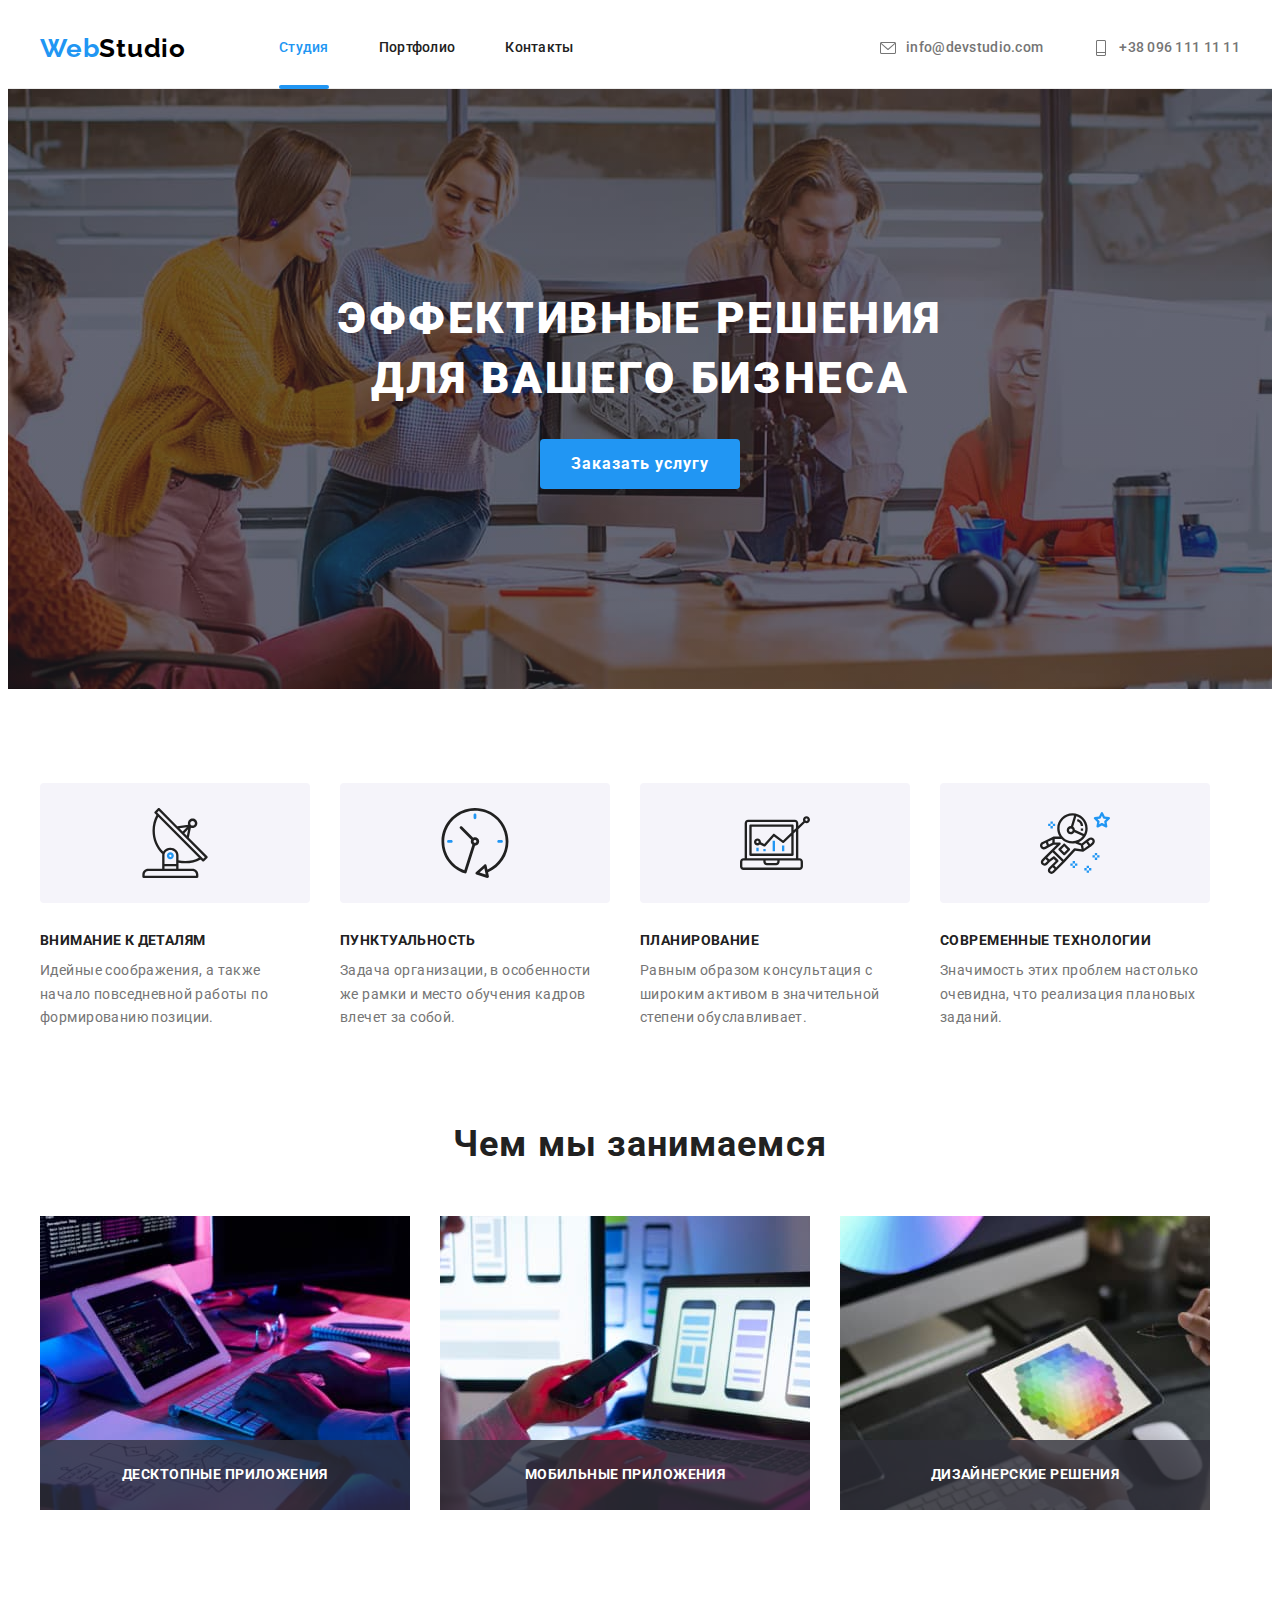
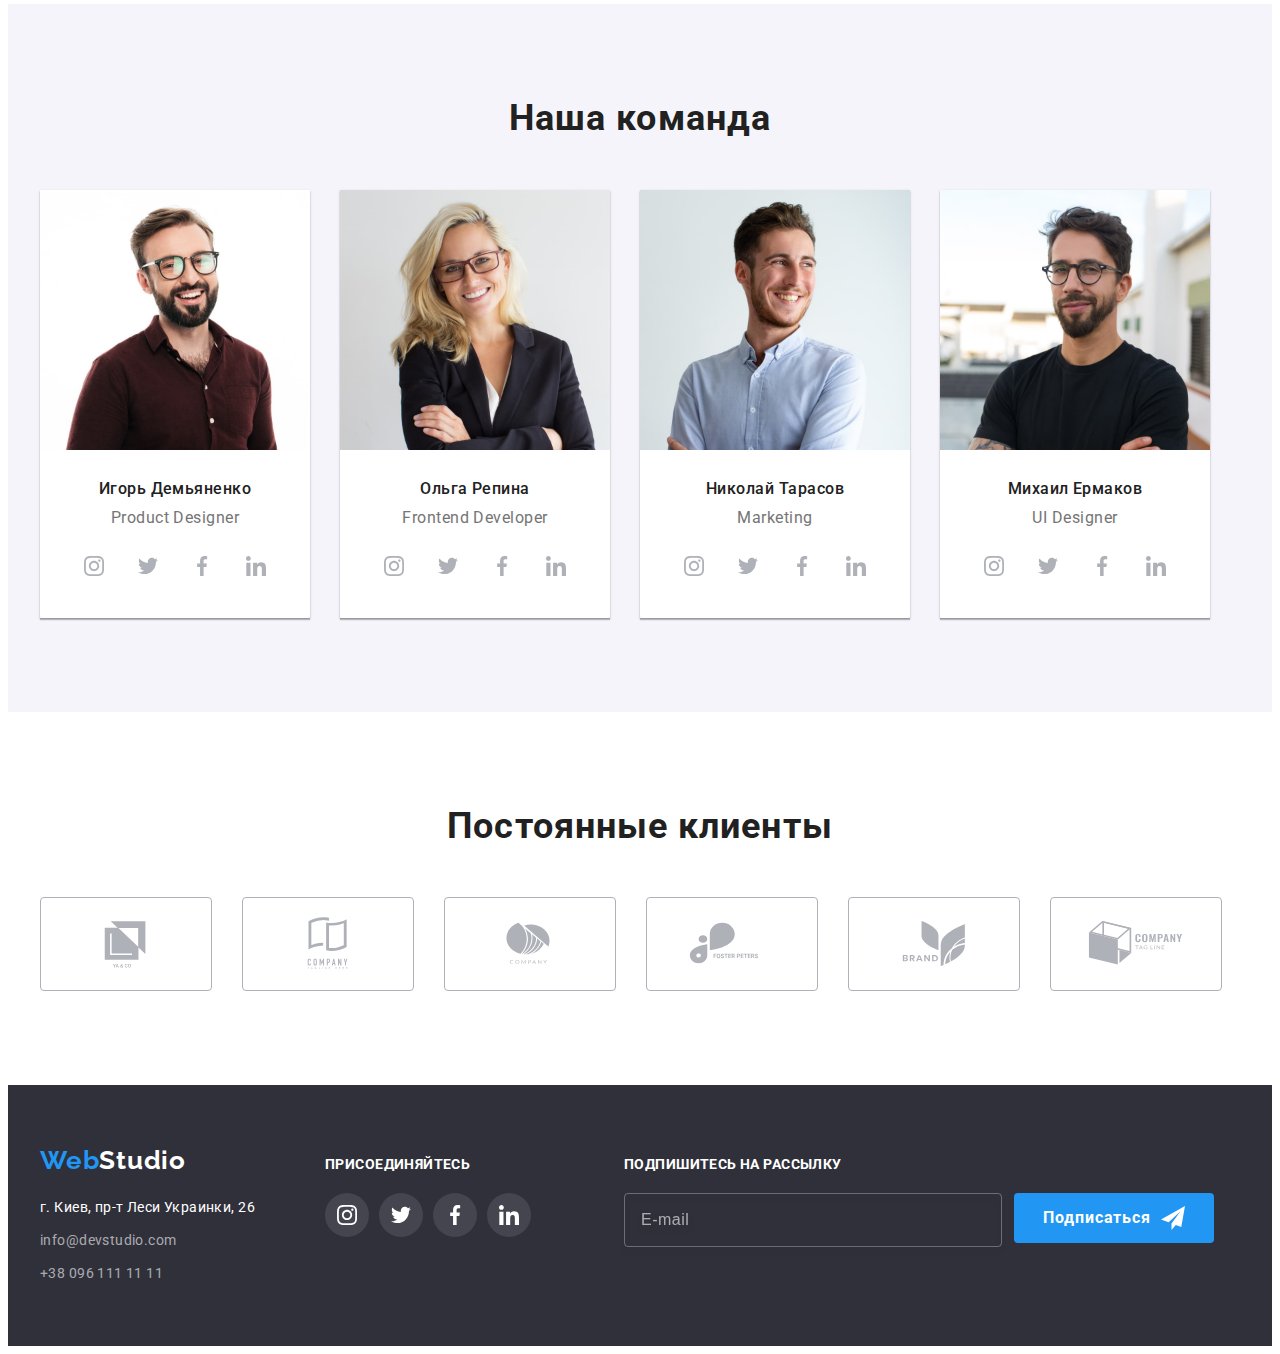
<file: index.html>
<!DOCTYPE html>
<html lang="ru">

<head>
    <meta charset="UTF-8">
    <meta http-equiv="X-UA-Compatible" content="IE=edge">
    <meta name="viewport" content="width=device-width, initial-scale=1.0">
    <link rel="preconnect" href="https://fonts.googleapis.com">
    <link rel="preconnect" href="https://fonts.gstatic.com" crossorigin>
    <link
        href="https://fonts.googleapis.com/css2?family=Raleway:wght@700&family=Roboto:wght@400;500;700;900&display=swap"
        rel="stylesheet">
    <title>WebStudio</title>
    <link rel="stylesheet" href="https://cdnjs.cloudflare.com/ajax/libs/modern-normalize/1.1.0/modern-normalize.min.css"
        integrity="sha512-wpPYUAdjBVSE4KJnH1VR1HeZfpl1ub8YT/NKx4PuQ5NmX2tKuGu6U/JRp5y+Y8XG2tV+wKQpNHVUX03MfMFn9Q=="
        crossorigin="anonymous" referrerpolicy="no-referrer" />
    <link rel="stylesheet" href="https://cdnjs.cloudflare.com/ajax/libs/animate.css/4.1.1/animate.min.css" />
    <!-- <link rel="stylesheet" href="./css/style.css"> -->
    <link rel="stylesheet" href="./css/main.min.css">
</head>

<!-- href="https://cdnjs.cloudflare.com/ajax/libs/modern-normalize/1.1.0/modern-normalize.min.css"
integrity="sha512-wpPYUAdjBVSE4KJnH1VR1HeZfpl1ub8YT/NKx4PuQ5NmX2tKuGu6U/JRp5y+Y8XG2tV+wKQpNHVUX03MfMFn9Q==" 
***** в этом модерн-нормалайзе можно габарит контейнера указывать вместе с боковыми падингами (в моем случае 1200) -->

<!-- href="node_modules/modern-normalize/modern-normalize.css" 
*****нормалайз по ТЗ от GOIT, на него ругается браузер и нужно габарит контейнера указывать вычитая пвдинги боковые (в моем случае 1170) -->

<body>
    <!-- header -->
    <header class="header line">
        <div class="container">
            <div class="animate__animated animate__pulse">
                <a href="index.html" lang="en" class="logo-first">Web<span class="logo-second">Studio</span></a>
            </div>

            <nav class="header-nav">
                <ul class="header-list">
                    <li class="header-item"><a href="./index.html" class="hover current">Студия</a></li>
                    <li class="header-item"><a href="./portfolio.html" class="hover">Портфолио</a></li>
                    <li class="header-item"><a href="" class="hover">Контакты</a></li>
                </ul>
            </nav>

            <ul class="header-contacts">
                <li class="header-mail">
                    <a href="mailto:info@devstudio.com" class="hover-contacts">
                        <svg class="header-contacts-icon" width="16" height="16">
                            <use href="./images/icons.svg#icon-envelope"></use>
                        </svg>info@devstudio.com
                    </a>
                </li>
                <li class="header-phone">
                    <a href="tel:+380961111111" class="hover-contacts">
                        <svg class="header-contacts-icon" width="16" height="16">
                            <use href="./images/icons.svg#icon-vector"></use>
                        </svg>+38 096 111 11 11
                    </a>
                </li>
            </ul>
        </div>
    </header>

    <!-- боди -->
    <main>
        <!-- секция 1 hero-->
        <section class="hero">
            <div class="container">
                <h1 class="hero-title">Эффективные решения для вашего бизнеса</h1>
                <button type="button" class="hero-button" data-modal-open>Заказать услугу</button>
            </div>
        </section>

        <!-- секция 2 description -->
        <section class="description description--indent">
            <div class="container">
                <ul class="description__list">
                    <li class="description__item">
                        <div class="description__pictures">
                            <svg class="description__icon" width="70" height="70">
                                <use href="./images/icons.svg#icon-antenna"></use>
                            </svg>
                        </div>
                        <h3 class="description__title">Внимание к деталям</h3>
                        <p class="description__text">Идейные соображения, а также начало повседневной работы по
                            формированию позиции.</p>
                    </li>
                    <li class="description__item">
                        <div class="description__pictures">
                            <svg class="description__icon" width="70" height="70">
                                <use href="./images/icons.svg#icon-clock"></use>
                            </svg>
                        </div>
                        <h3 class="description__title">Пунктуальность</h3>
                        <p class="description__text">Задача организации, в особенности же рамки и место обучения кадров
                            влечет за собой.</p>
                    </li>
                    <li class="description__item">
                        <div class="description__pictures">
                            <svg class="description__icon" width="70" height="70">
                                <use href="./images/icons.svg#icon-diagram"></use>
                            </svg>
                        </div>
                        <h3 class="description__title">Планирование</h3>
                        <p class="description__text">Равным образом консультация с широким активом в значительной
                            степени
                            обуславливает.</p>
                    </li>
                    <li class="description__item">
                        <div class="description__pictures">
                            <svg class="description__icon" width="70" height="70">
                                <use href="./images/icons.svg#icon-astronaut"></use>
                            </svg>
                        </div>
                        <h3 class="description__title">Современные технологии</h3>
                        <p class="description__text">Значимость этих проблем настолько очевидна, что реализация плановых
                            заданий.</p>
                    </li>
                </ul>
            </div>
        </section>

        <!-- секция 3 about -->
        <section class="about about--indent">
            <div class="container">
                <h2 class="about__title">Чем мы занимаемся</h2>
                <ul class="about__list">
                    <li class="about__item">
                        <img src="./images/img0.jpg" alt="изображение програмирования" width="370" height="294">
                        <div class="about__images">
                            <p class="about__practice">Десктопные приложения</p>
                        </div>
                    </li>
                    <li class="about__item">
                        <img src="./images/img1.jpg" alt="изображение синхронизации с телефоном" width="370"
                            height="294">
                        <div class="about__images">
                            <p class="about__practice">Мобильные приложения</p>
                        </div>
                    </li>
                    <li class="about__item">
                        <img src="./images/img2.jpg" alt="изображение цветового дизайна" width="370" height="294">
                        <div class="about__images">
                            <p class="about__practice">Дизайнерские решения</p>
                        </div>
                    </li>
                </ul>
            </div>
        </section>

        <!-- секция 4 team-->
        <section class="team team--indent">
            <div class="container">
                <h2 class="team__title">Наша команда</h2>
                <ul class="team__list">
                    <li class="team__item">
                        <img src="./images/img3.jpg" alt="фото Игорь Демьяненко" width="270" height="260">
                        <div class="team__caption">
                            <h3 class="team__name">Игорь Демьяненко</h3>
                            <p lang="en" class="team__profession">Product Designer</p>
                            <ul class="team__social-list">
                                <li class="team__social-item">
                                    <a href="" class="team__social-link">
                                        <svg class="team__social-icon" width="20" height="20">
                                            <use href="./images/icons.svg#icon-instagram"></use>
                                        </svg>
                                    </a>
                                </li>
                                <li class="team__social-item">
                                    <a href="" class="team__social-link">
                                        <svg class="team__social-icon" width="20" height="20">
                                            <use href="./images/icons.svg#icon-twitter"></use>
                                        </svg>
                                    </a>
                                </li>
                                <li class="team__social-item">
                                    <a href="" class="team__social-link">
                                        <svg class="team__social-icon" width="20" height="20">
                                            <use href="./images/icons.svg#icon-facebook"></use>
                                        </svg>
                                    </a>
                                </li>
                                <li class="team__social-item">
                                    <a href="" class="team__social-link">
                                        <svg class="team__social-icon" width="20" height="20">
                                            <use href="./images/icons.svg#icon-linkedin"></use>
                                        </svg>
                                    </a>
                                </li>
                            </ul>
                        </div>
                    </li>
                    <li class="team__item">
                        <img src="./images/img4.jpg" alt="фото Ольга Репина" width="270" height="260">
                        <div class="team__caption">
                            <h3 class="team__name">Ольга Репина</h3>
                            <p lang="en" class="team__profession">Frontend Developer</p>
                            <ul class="team__social-list">
                                <li class="team__social-item">
                                    <a href="" class="team__social-link">
                                        <svg class="team__social-icon" width="20" height="20">
                                            <use href="./images/icons.svg#icon-instagram"></use>
                                        </svg>
                                    </a>
                                </li>
                                <li class="team__social-item">
                                    <a href="" class="team__social-link">
                                        <svg class="team__social-icon" width="20" height="20">
                                            <use href="./images/icons.svg#icon-twitter"></use>
                                        </svg>
                                    </a>
                                </li>
                                <li class="team__social-item">
                                    <a href="" class="team__social-link">
                                        <svg class="team__social-icon" width="20" height="20">
                                            <use href="./images/icons.svg#icon-facebook"></use>
                                        </svg>
                                    </a>
                                </li>
                                <li class="team__social-item">
                                    <a href="" class="team__social-link">
                                        <svg class="team__social-icon" width="20" height="20">
                                            <use href="./images/icons.svg#icon-linkedin"></use>
                                        </svg>
                                    </a>
                                </li>
                            </ul>
                        </div>
                    </li>
                    <li class="team__item">
                        <img src="./images/img5.jpg" alt="фото Николай Тарасов" width="270" height="260">
                        <div class="team__caption">
                            <h3 class="team__name">Николай Тарасов</h3>
                            <p lang="en" class="team__profession">Marketing</p>
                            <ul class="team__social-list">
                                <li class="team__social-item">
                                    <a href="" class="team__social-link">
                                        <svg class="team__social-icon" width="20" height="20">
                                            <use href="./images/icons.svg#icon-instagram"></use>
                                        </svg>
                                    </a>
                                </li>
                                <li class="team__social-item">
                                    <a href="" class="team__social-link">
                                        <svg class="team__social-icon" width="20" height="20">
                                            <use href="./images/icons.svg#icon-twitter"></use>
                                        </svg>
                                    </a>
                                </li>
                                <li class="team__social-item">
                                    <a href="" class="team__social-link">
                                        <svg class="team__social-icon" width="20" height="20">
                                            <use href="./images/icons.svg#icon-facebook"></use>
                                        </svg>
                                    </a>
                                </li>
                                <li class="team__social-item">
                                    <a href="" class="team__social-link">
                                        <svg class="team__social-icon" width="20" height="20">
                                            <use href="./images/icons.svg#icon-linkedin"></use>
                                        </svg>
                                    </a>
                                </li>
                            </ul>
                        </div>
                    </li>
                    <li class="team__item">
                        <img src="./images/img6.jpg" alt="фото Михаил Ермаков" width="270" height="260">
                        <div class="team__caption">
                            <h3 class="team__name">Михаил Ермаков</h3>
                            <p lang="en" class="team__profession">UI Designer</p>
                            <ul class="team__social-list">
                                <li class="team__social-item">
                                    <a href="" class="team__social-link">
                                        <svg class="team__social-icon" width="20" height="20">
                                            <use href="./images/icons.svg#icon-instagram"></use>
                                        </svg>
                                    </a>
                                </li>
                                <li class="team__social-item">
                                    <a href="" class="team__social-link">
                                        <svg class="team__social-icon" width="20" height="20">
                                            <use href="./images/icons.svg#icon-twitter"></use>
                                        </svg>
                                    </a>
                                </li>
                                <li class="team__social-item">
                                    <a href="" class="team__social-link">
                                        <svg class="team__social-icon" width="20" height="20">
                                            <use href="./images/icons.svg#icon-facebook"></use>
                                        </svg>
                                    </a>
                                </li>
                                <li class="team__social-item">
                                    <a href="" class="team__social-link">
                                        <svg class="team__social-icon" width="20" height="20">
                                            <use href="./images/icons.svg#icon-linkedin"></use>
                                        </svg>
                                    </a>
                                </li>
                            </ul>
                        </div>
                    </li>
                </ul>
            </div>
        </section>

        <!-- секция 5 clients -->

        <section class="clients clients--indent">
            <div class="container">
                <h2 class="clients__title">Постоянные клиенты</h2>
                <ul class="clients__list">
                    <li class="clients__item">
                        <a href="" class="clients__link">
                            <svg class="clients__icon" width="106" height="60">
                                <use href="./images/icons.svg#icon-yaco"></use>
                            </svg>
                        </a>
                    </li>
                    <li class="clients__item">
                        <a href="" class="clients__link">
                            <svg class="clients__icon" width="106" height="60">
                                <use href="./images/icons.svg#icon-company_1"></use>
                            </svg>
                        </a>
                    </li>
                    <li class="clients__item">
                        <a href="" class="clients__link">
                            <svg class="clients__icon" width="106" height="60">
                                <use href="./images/icons.svg#icon-company_2"></use>
                            </svg>
                        </a>
                    </li>
                    <li class="clients__item">
                        <a href="" class="clients__link">
                            <svg class="clients__icon" width="106" height="60">
                                <use href="./images/icons.svg#icon-foster"></use>
                            </svg>
                        </a>
                    </li>
                    <li class="clients__item">
                        <a href="" class="clients__link">
                            <svg class="clients__icon" width="106" height="60">
                                <use href="./images/icons.svg#icon-brand"></use>
                            </svg>
                        </a>
                    </li>
                    <li class="clients__item">
                        <a href="" class="clients__link">
                            <svg class="clients__icon" width="106" height="60">
                                <use href="./images/icons.svg#icon-company_3"></use>
                            </svg>
                        </a>
                    </li>
                </ul>
            </div>
        </section>
    </main>

    <!-- футер -->
    <footer class="footer">
        <div class="container">
            <div class="footer-block-one">
                <div class="animate__animated animate__pulse">
                    <a href="index.html" lang="en" class="logo-first">Web<span
                            class="footer-logo-second">Studio</span></a>
                </div>

                <address class="footer-addres-block">
                    <ul class="footer-item">
                        <li class="footer-address"><a href="https://goo.gl/maps/749xMhc2CT7vGqMKA" target="_blank"
                                rel="noopener noreferrer" class="footer-contacts-address">г. Киев, пр-т Леси Украинки,
                                26</a></li>
                        <li class="footer-mail"><a href="mailto:info@devstudio.com"
                                class="footer-contacts">info@devstudio.com</a></li>
                        <li class="footer-phone"><a href="tel:+380961111111" class="footer-contacts">+38 096 111 11
                                11</a></li>
                    </ul>
                </address>
            </div>

            <div class="footer-block-two">
                <p class="footer-title">присоединяйтесь</p>
                <ul class="footer-social-list">
                    <li class="footer-social-item">
                        <a href="" class="footer-social-link">
                            <svg class="footer-social-icon" width="20" height="20">
                                <use href="./images/icons.svg#icon-instagram"></use>
                            </svg>
                        </a>
                    </li>
                    <li class="footer-social-item">
                        <a href="" class="footer-social-link">
                            <svg class="footer-social-icon" width="20" height="20">
                                <use href="./images/icons.svg#icon-twitter"></use>
                            </svg>
                        </a>
                    </li>
                    <li class="footer-social-item">
                        <a href="" class="footer-social-link">
                            <svg class="footer-social-icon" width="20" height="20">
                                <use href="./images/icons.svg#icon-facebook"></use>
                            </svg>
                        </a>
                    </li>
                    <li class="footer-social-item">
                        <a href="" class="footer-social-link">
                            <svg class="footer-social-icon" width="20" height="20">
                                <use href="./images/icons.svg#icon-linkedin"></use>
                            </svg>
                        </a>
                    </li>
                </ul>
            </div>
            <div class="footer-block-three">
                <p class="footer-title">Подпишитесь на рассылку</p>
                <div class="footer-mailing-block">
                    <input type="email" name="footer-mailing" class="footer-mailing" required placeholder="E-mail">
                    <button type="submit" class="hero-button">Подписаться
                        <svg class="footer-button-icon" width="24" height="24">
                            <use href="./images/icons.svg#icon-icon-send"></use>
                        </svg>
                    </button>
                </div>
            </div>
        </div>
    </footer>

    <!-- Модальное окно -->

    <div class="backdrop is-hidden" data-modal>
        <div class="modal">
            <button type="button" class="modal-close-btn" data-modal-close>
                <svg class="modal-close" width="18" height="18">
                    <use href="./images/icons.svg#icon-x"></use>
                </svg>
            </button>

            <p class="modal-title">Оставьте свои данные, мы вам перезвоним</p>
            <form class="modal-form">

                <div class="modal-field">
                    <label for="user-name" class="modal-label">Имя</label>
                    <div class="input-wrap">
                        <input type="text" name="user-name" class="modal-input" required minlength="2" id="user-name">
                        <svg class="input-icon" width="18" height="18">
                            <use href="./images/icons.svg#icon-person-black-18dp"></use>
                        </svg>
                    </div>
                </div>

                <div class="modal-field">
                    <label class="modal-label-block">
                        <span class="modal-label">Телефон</span>
                        <!-- for="" нужно удалять, если вкладываем инпут в лейбл -->
                        <span class="input-wrap">
                            <input type="tel" name="user-tel" class="modal-input" required minlength="9">
                            <svg class="input-icon" width="18" height="18">
                                <use href="./images/icons.svg#icon-phone-black-18dp"></use>
                            </svg>
                        </span>
                    </label>
                </div>

                <!-- title="+380 (96) 111-11-11" образец формата написания для пользователя
                    pattern="[\+]\d{3}\s[\(]\d{2}[\)]\s\d{3}[\-]\d{2}[\-]\d{2}" 
                    value="+380" можно частично чтото заполнить вместо пользователя -->

                <div class="modal-field">
                    <label for="user-email" class="modal-label">Почта</label>
                    <div class="input-wrap">
                        <input type="email" name="user-email" class="modal-input" required id="user-email">
                        <svg class="input-icon" width="18" height="18">
                            <use href="./images/icons.svg#icon-email-black-18dp"></use>
                        </svg>
                    </div>
                </div>

                <div class="modal-field">
                    <label for="user-text" class="modal-label">Комментарий</label>
                    <textarea name="user-text" id="user-text" class="modal-user-text"
                        placeholder="Введите текст"></textarea>
                </div>

                <!-- <div class="modal-checkbox-field">
                    <input type="checkbox" name="privacy" id="privacy" class="input-check visually-hidden">
                    <label for="privacy" class="check-text"><span><svg class="check-icon" width="16" heigth="15">
                                <use href="./images/icons.svg#icon-icon-check"></use>
                            </svg></span>Соглашаюсь с рассылкой и принимаю &nbsp;<a href="">Условия
                            договора</a></label>
                </div> -->

                <div class="modal-checkbox-field">
                    <input type="checkbox" name="privacy" id="privacy" class="input-check visually-hidden">
                    <label for="privacy" class="check-text">Соглашаюсь с рассылкой и принимаю &nbsp;<a href="">Условия
                            договора</a></label>
                </div>

                <button type="submit" class="hero-button">Отправить</button>
            </form>
        </div>
    </div>

    <script src="./js/modal.js"></script>
</body>

</html>
</file>
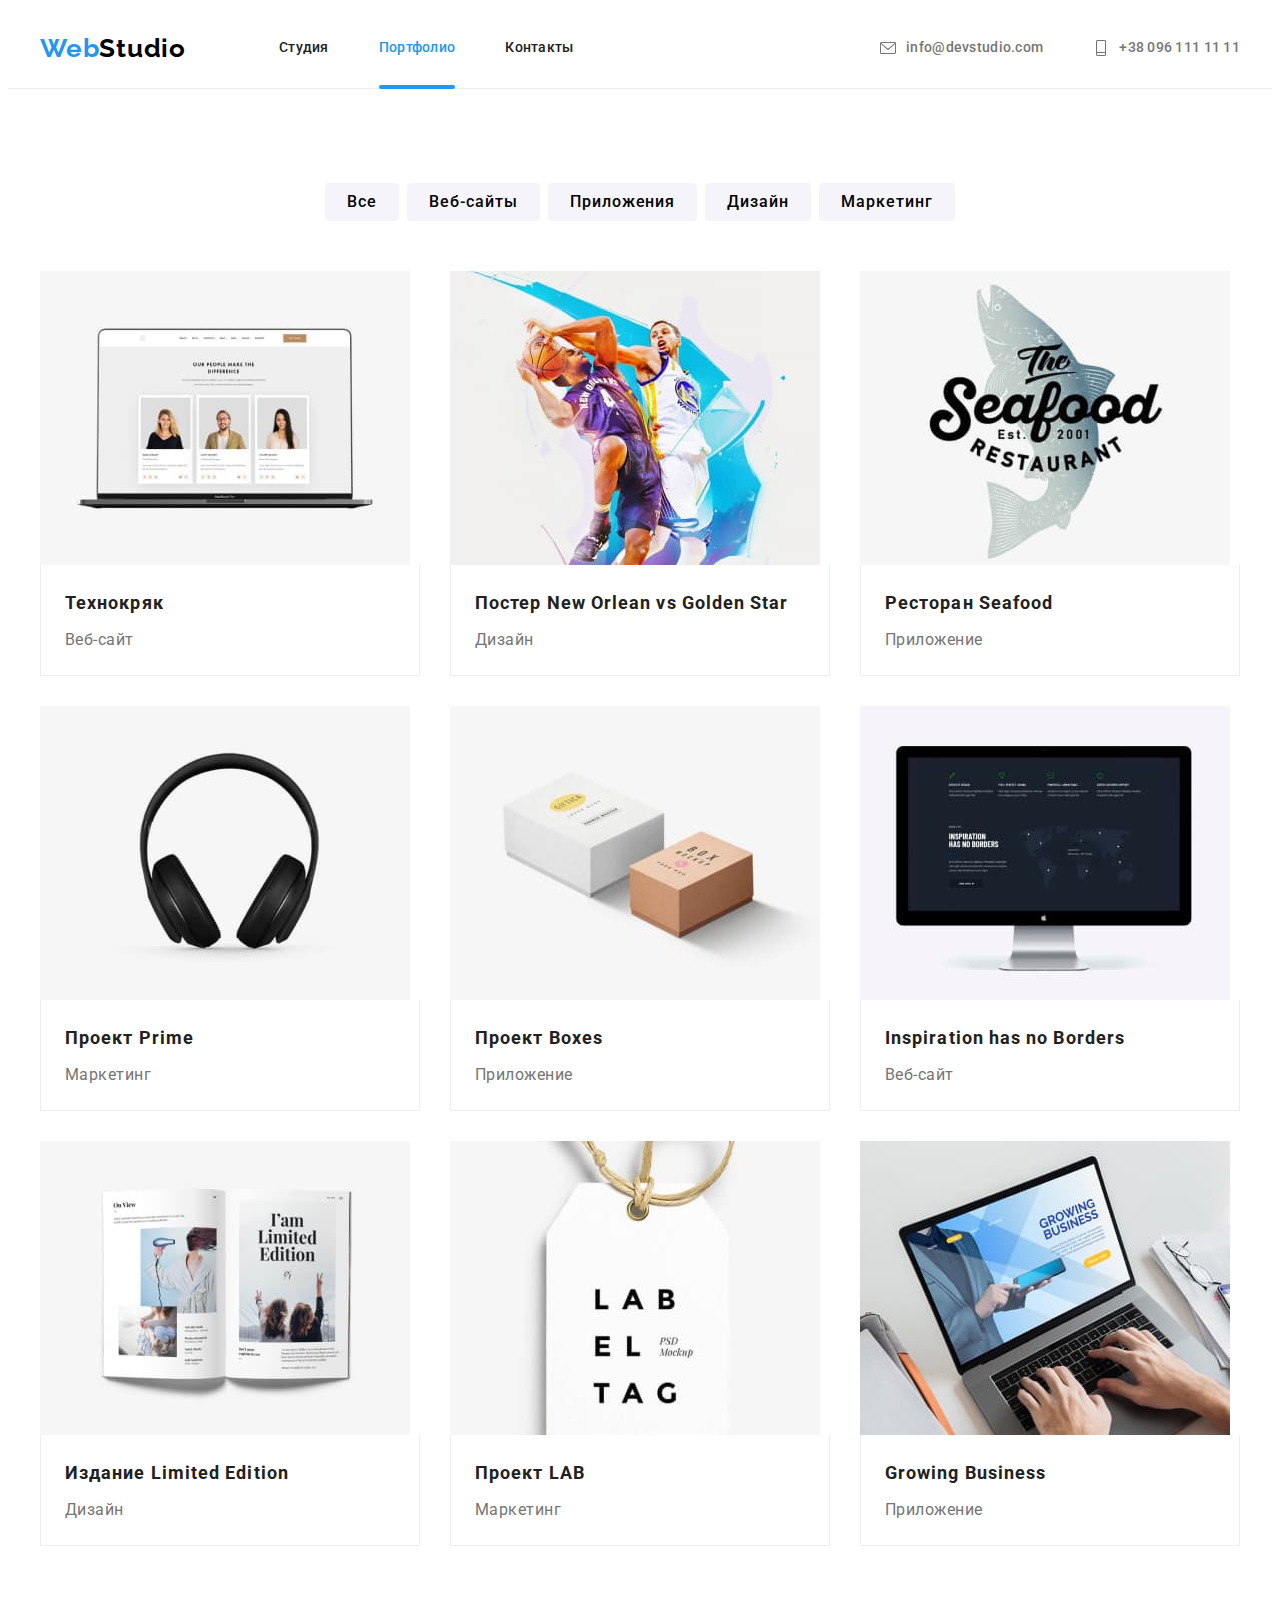
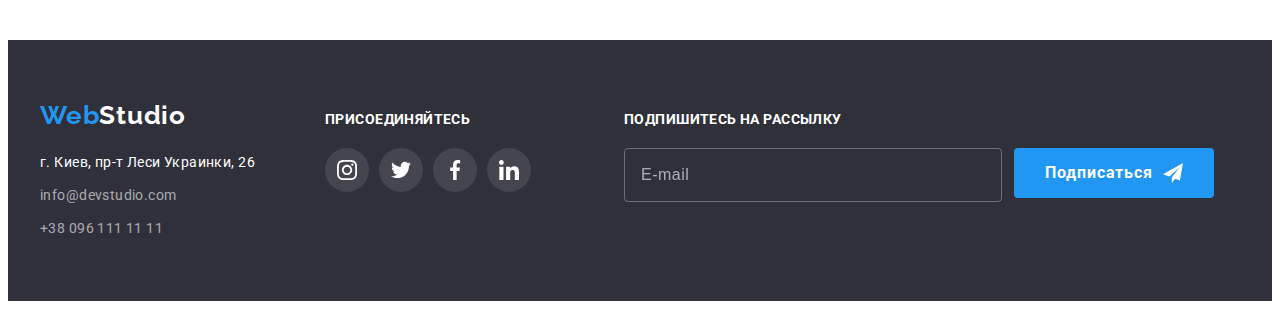
<file: portfolio.html>
<!DOCTYPE html>
<html lang="ru">

<head>
  <meta charset="UTF-8" />
  <meta http-equiv="X-UA-Compatible" content="IE=edge" />
  <meta name="viewport" content="width=device-width, initial-scale=1.0" />
  <link rel="preconnect" href="https://fonts.googleapis.com" />
  <link rel="preconnect" href="https://fonts.gstatic.com" crossorigin />
  <link href="https://fonts.googleapis.com/css2?family=Raleway:wght@700&family=Roboto:wght@400;500;700;900&display=swap"
    rel="stylesheet" />
  <title>WebStudio</title>
  <link rel="stylesheet" href="https://cdnjs.cloudflare.com/ajax/libs/modern-normalize/1.1.0/modern-normalize.min.css"
    integrity="sha512-wpPYUAdjBVSE4KJnH1VR1HeZfpl1ub8YT/NKx4PuQ5NmX2tKuGu6U/JRp5y+Y8XG2tV+wKQpNHVUX03MfMFn9Q=="
    crossorigin="anonymous" referrerpolicy="no-referrer" />
  <link rel="stylesheet" href="https://cdnjs.cloudflare.com/ajax/libs/animate.css/4.1.1/animate.min.css" />
  <!-- <link rel="stylesheet" href="./css/style.css" /> -->
  <link rel="stylesheet" href="./css/main.min.css">
</head>

<body>
  <!-- header -->
  <header class="header line">
    <div class="container">
      <div class="animate__animated animate__pulse">
        <a href="index.html" lang="en" class="logo-first">Web<span class="logo-second">Studio</span></a>
      </div>
      <nav class="header-nav">
        <ul class="header-list">
          <li class="header-item">
            <a href="./index.html" class="hover">Студия</a>
          </li>
          <li class="header-item">
            <a href="./portfolio.html" class="hover current">Портфолио</a>
          </li>
          <li class="header-item"><a href="" class="hover">Контакты</a></li>
        </ul>
      </nav>

      <ul class="header-contacts">
        <li class="header-mail">
          <a href="mailto:info@devstudio.com" class="hover-contacts">
            <svg class="header-contacts-icon" width="16" height="16">
              <use href="./images/icons.svg#icon-envelope"></use>
            </svg>info@devstudio.com
          </a>
        </li>
        <li class="header-phone">
          <a href="tel:+380961111111" class="hover-contacts">
            <svg class="header-contacts-icon" width="16" height="16">
              <use href="./images/icons.svg#icon-vector"></use>
            </svg>+38 096 111 11 11
          </a>
        </li>
      </ul>
    </div>
  </header>

  <!-- боди -->
  <main>
    <!-- секция кнопок и работ -->
    <section class="buttons-work">
      <div class="container">
        <h2 class="visually-hidden">Галлерея</h2>

        <!-- часть 1 ряд кнопок -->

        <ul class="buttons-list">
          <li class="buttons-item">
            <button type="button" class="buttons-properties">Все</button>
          </li>
          <li class="buttons-item">
            <button type="button" class="buttons-properties">
              Веб-сайты
            </button>
          </li>
          <li class="buttons-item">
            <button type="button" class="buttons-properties">
              Приложения
            </button>
          </li>
          <li class="buttons-item">
            <button type="button" class="buttons-properties">Дизайн</button>
          </li>
          <li class="buttons-item">
            <button type="button" class="buttons-properties">
              Маркетинг
            </button>
          </li>
        </ul>

        <!-- часть 2 работы -->

        <ul class="work-list">
          <li class="work-item">
            <div class="work-item-wrap">
              <img src="./images/img7.jpg" alt="изображение веб-сайта" width="370" height="294" />
              <p class="work-images-text">
                Ресурс предлагает комплексные предложения с разным уровнем
                функционала и сервисов. Все это позволит посетителю получить
                исчерпывающие сведения <br />
                о компании или частном лице.
              </p>
            </div>
            <div class="work-item-caption">
              <h3 class="work-name">Технокряк</h3>
              <p class="work-specifics">Веб-сайт</p>
            </div>
          </li>
          <li class="work-item">
            <div class="work-item-wrap">
              <img src="./images/img8.jpg" alt="изображение дизайна" width="370" height="294" />
              <p class="work-images-text">
                Lorem ipsum dolor, sit amet consectetur adipisicing elit. Ipsum laborum eius laudantium consectetur id
                animi ab! Enim quaerat eveniet magnam, ipsa debitis minima! Quae deserunt voluptates incidunt? Est, fuga
                itaque debitis incidunt natus quae praesentium reiciendis minima, reprehenderit veniam ipsa.
              </p>
            </div>
            <div class="work-item-caption">
              <h3 lang="en" class="work-name">
                Постер New Orlean vs Golden Star
              </h3>
              <p class="work-specifics">Дизайн</p>
            </div>
          </li>
          <li class="work-item">
            <div class="work-item-wrap">
              <img src="./images/img9.jpg" alt="изображение приложения" width="370" height="294" />
              <p class="work-images-text">
                Lorem ipsum, dolor sit amet consectetur adipisicing elit. Aut recusandae omnis accusantium odit ab.
                Quaerat tempora animi accusamus fugit eum praesentium possimus eaque voluptatem.
              </p>
            </div>
            <div class="work-item-caption">
              <h3 lang="en" class="work-name">Ресторан Seafood</h3>
              <p class="work-specifics">Приложение</p>
            </div>
          </li>
          <li class="work-item">
            <div class="work-item-wrap">
              <img src="./images/img10.jpg" alt="изображение продукта маркетинга" width="370" height="294" />
              <p class="work-images-text">
                Lorem ipsum, dolor sit amet consectetur adipisicing elit. Aut recusandae omnis accusantium odit ab.
                Quaerat tempora animi accusamus fugit eum praesentium possimus eaque voluptatem.
              </p>
            </div>
            <div class="work-item-caption">
              <h3 lang="en" class="work-name">Проект Prime</h3>
              <p class="work-specifics">Маркетинг</p>
            </div>
          </li>
          <li class="work-item">
            <div class="work-item-wrap">
              <img src="./images/img11.jpg" alt="изображение приложения" width="370" height="294" />
              <p class="work-images-text">
                Lorem ipsum, dolor sit amet consectetur adipisicing elit. Aut recusandae omnis accusantium odit ab.
                Quaerat tempora animi accusamus fugit eum praesentium possimus eaque voluptatem.
              </p>
            </div>
            <div class="work-item-caption">
              <h3 lang="en" class="work-name">Проект Boxes</h3>
              <p class="work-specifics">Приложение</p>
            </div>
          </li>
          <li class="work-item">
            <div class="work-item-wrap">
              <img src="./images/img12.jpg" alt="изображение веб-сайта" width="370" height="294" />
              <p class="work-images-text">
                Lorem ipsum, dolor sit amet consectetur adipisicing elit. Aut recusandae omnis accusantium odit ab.
                Quaerat tempora animi accusamus fugit eum praesentium possimus eaque voluptatem.
              </p>
            </div>
            <div class="work-item-caption">
              <h3 lang="en" class="work-name">Inspiration has no Borders</h3>
              <p class="work-specifics">Веб-сайт</p>
            </div>
          </li>
          <li class="work-item">
            <div class="work-item-wrap">
              <img src="./images/img13.jpg" alt="изображение дизайна" width="370" height="294" />
              <p class="work-images-text">
                Lorem ipsum, dolor sit amet consectetur adipisicing elit. Aut recusandae omnis accusantium odit ab.
                Quaerat tempora animi accusamus fugit eum praesentium possimus eaque voluptatem.
              </p>
            </div>
            <div class="work-item-caption">
              <h3 lang="en" class="work-name">Издание Limited Edition</h3>
              <p class="work-specifics">Дизайн</p>
            </div>
          </li>
          <li class="work-item">
            <div class="work-item-wrap">
              <img src="./images/img14.jpg" alt="изображение продукта маркетинга" width="370" height="294" />
              <p class="work-images-text">
                Lorem ipsum, dolor sit amet consectetur adipisicing elit. Aut recusandae omnis accusantium odit ab.
                Quaerat tempora animi accusamus fugit eum praesentium possimus eaque voluptatem.
              </p>
            </div>
            <div class="work-item-caption">
              <h3 lang="en" class="work-name">Проект LAB</h3>
              <p class="work-specifics">Маркетинг</p>
            </div>
          </li>
          <li class="work-item">
            <div class="work-item-wrap">
              <img src="./images/img15.jpg" alt="изображение приложения" width="370" height="294" />
              <p class="work-images-text">
                Lorem ipsum, dolor sit amet consectetur adipisicing elit. Aut recusandae omnis accusantium odit ab.
                Quaerat tempora animi accusamus fugit eum praesentium possimus eaque voluptatem.
              </p>
            </div>
            <div class="work-item-caption">
              <h3 lang="en" class="work-name">Growing Business</h3>
              <p class="work-specifics">Приложение</p>
            </div>
          </li>
        </ul>
      </div>
    </section>
  </main>

  <!-- футер -->
  <footer class="footer">
    <div class="container">
      <div class="footer-block-one">
        <div class="animate__animated animate__pulse">
          <a href="index.html" lang="en" class="logo-first">Web<span class="footer-logo-second">Studio</span></a>
        </div>

        <address class="footer-addres-block">
          <ul class="footer-item">
            <li class="footer-address">
              <a href="https://goo.gl/maps/749xMhc2CT7vGqMKA" target="_blank" rel="noopener noreferrer"
                class="footer-contacts-address">г. Киев, пр-т Леси Украинки, 26</a>
            </li>
            <li class="footer-mail">
              <a href="mailto:info@devstudio.com" class="footer-contacts">info@devstudio.com</a>
            </li>
            <li class="footer-phone">
              <a href="tel:+380961111111" class="footer-contacts">+38 096 111 11 11</a>
            </li>
          </ul>
        </address>
      </div>

      <div class="footer-block-two">
        <p class="footer-title">присоединяйтесь</p>
        <ul class="footer-social-list">
          <li class="footer-social-item">
            <a href="" class="footer-social-link">
              <svg class="footer-social-icon" width="20" height="20">
                <use href="./images/icons.svg#icon-instagram"></use>
              </svg>
            </a>
          </li>
          <li class="footer-social-item">
            <a href="" class="footer-social-link">
              <svg class="footer-social-icon" width="20" height="20">
                <use href="./images/icons.svg#icon-twitter"></use>
              </svg>
            </a>
          </li>
          <li class="footer-social-item">
            <a href="" class="footer-social-link">
              <svg class="footer-social-icon" width="20" height="20">
                <use href="./images/icons.svg#icon-facebook"></use>
              </svg>
            </a>
          </li>
          <li class="footer-social-item">
            <a href="" class="footer-social-link">
              <svg class="footer-social-icon" width="20" height="20">
                <use href="./images/icons.svg#icon-linkedin"></use>
              </svg>
            </a>
          </li>
        </ul>
      </div>
      <div class="footer-block-three">
        <p class="footer-title">Подпишитесь на рассылку</p>
        <div class="footer-mailing-block">
          <input type="email" name="footer-mailing" class="footer-mailing" required placeholder="E-mail">
          <button type="submit" class="hero-button">Подписаться
            <svg class="footer-button-icon" width="20" height="20">
              <use href="./images/icons.svg#icon-icon-send"></use>
            </svg>
          </button>
        </div>
      </div>
    </div>
  </footer>

</body>

</html>
</file>
<file: css/main.min.css>
:root{--main-text-color: #212121;--title-text-color: #ffffff;--secondary-text-color: #757575;--small-text-color: rgba(255, 255, 255, 0.6);--accent-text-color: #2196f3;--main-background-color: #2f303a;--icons-light-color: #afb1b8;--light-background-color: #f5f4fa;--main-font: "roboto", "verdana", sans-serif;--typical-margin: 94px;--buttons-background-color: var(--light-background-color)}h1,h2,h3,h4,h5,h6,p{margin:0}ul{margin:0;padding-left:0;list-style:none}a{color:currentColor;text-decoration:none}address{font-style:normal}button{cursor:pointer;border-radius:4px;border:0px}body{color:var(--main-text-color);font-family:var(--main-font)}img{border:0;margin:0;padding:0;display:block}.container{width:1200px;padding-left:15px;padding-right:15px;margin:0 auto}.visually-hidden{position:absolute;white-space:nowrap;width:1px;height:1px;overflow:hidden;border:0;padding:0;clip:rect(0 0 0 0);clip-path:inset(50%);margin:-1px}.hero-button{min-width:200px;height:50px;font-family:"Roboto";font-weight:700;font-size:16px;line-height:1.87;letter-spacing:.06em;display:flex;align-items:center;text-align:center;color:var(--title-text-color);background-color:var(--accent-text-color);margin-left:auto;margin-right:auto;justify-content:center;outline:rgba(0,0,0,0);transition-property:transform;transition-duration:250ms;transition-timing-function:cubic-bezier(0.4, 0, 0.2, 1)}.hero-button:hover,.hero-button:focus{transform:scale(0.9);transition-duration:250ms;transition-timing-function:cubic-bezier(0.4, 0, 0.2, 1)}.footer-button-icon{margin-left:10px}.buttons-work{padding-top:var(--typical-margin);padding-bottom:var(--typical-margin)}.buttons-list{display:flex;justify-content:center;padding-bottom:50px}.buttons-properties{min-width:73px;height:38px;font-family:"Roboto";font-weight:500;font-size:16px;line-height:1.62;letter-spacing:.06em;align-items:center;text-align:center;background-color:var(--buttons-background-color);padding:6px 22px 6px 22px;outline:rgba(0,0,0,0);transition-property:background-color;transition-duration:250ms;transition-timing-function:cubic-bezier(0.4, 0, 0.2, 1)}.buttons-properties:hover,.buttons-properties:focus{color:var(--title-text-color);background-color:var(--accent-text-color);box-shadow:0px 3px 1px rgba(0,0,0,.1),0px 1px 2px rgba(0,0,0,.08),0px 2px 2px rgba(0,0,0,.12)}.buttons-item:not(:last-child){margin-right:8px}.header .container{display:flex;align-items:center}.logo-first{font-family:"Raleway";font-weight:700;font-size:26px;line-height:1.19;letter-spacing:.03em;color:var(--accent-text-color);outline-color:var(--accent-text-color)}.logo-second{font-family:"Raleway";font-weight:700;font-size:26px;line-height:1.19;letter-spacing:.03em;color:#000;outline-color:var(--accent-text-color)}.header-list{display:flex;margin-left:93px}.header-list .current{color:var(--accent-text-color)}.header-item{font-weight:500;font-size:14px;line-height:1.14;letter-spacing:.02em;position:relative;padding-top:32px;padding-bottom:32px}.header-item:not(:last-child){margin-right:50px}.hover{outline-color:var(--accent-text-color);transition-property:color;transition-duration:250ms;transition-timing-function:cubic-bezier(0.4, 0, 0.2, 1)}.hover:hover,.hover:focus{color:var(--accent-text-color)}.current::after{content:"";width:100%;height:4px;border-radius:2px;background-color:var(--accent-text-color);display:block;position:absolute;bottom:-1px}.hover-contacts{color:var(--secondary-text-color);display:flex;align-items:center;outline-color:var(--accent-text-color);transition-property:color;transition-duration:250ms;transition-timing-function:cubic-bezier(0.4, 0, 0.2, 1)}.hover-contacts:hover,.hover-contacts:focus{color:var(--accent-text-color)}.header-contacts{display:flex;margin-left:auto}.header-contacts-icon{fill:currentColor;margin-right:10px}.header-mail,.header-phone{font-style:normal;font-weight:500;font-size:14px;line-height:1.14;letter-spacing:.02em;color:var(--secondary-text-color)}.header-phone{margin-left:50px}.hero{background-color:var(--main-background-color);padding-top:200px;padding-bottom:200px;background-image:linear-gradient(rgba(47, 48, 58, 0.4), rgba(47, 48, 58, 0.4)),url(../images/Img.jpg);background-repeat:no-repeat;background-position:center;background-size:cover;max-width:1600px;margin:0 auto}.hero-title{font-weight:900;font-size:44px;line-height:1.36;letter-spacing:.06em;text-align:center;text-transform:uppercase;color:var(--title-text-color);max-width:696px;margin-bottom:30px;margin-left:auto;margin-right:auto}.description--indent{padding-top:var(--typical-margin)}.description__pictures{width:270px;height:120px;background-color:var(--light-background-color);border-radius:4px;margin-right:30px;display:flex;justify-content:center;align-items:center;margin-bottom:30px}.description__pictures:last-child{margin-right:0px}.description__list{display:flex}.description__item{max-width:270px}.description__item:not(:last-child){margin-right:30px}.description__title{font-size:14px;line-height:1.14;letter-spacing:.03em;text-transform:uppercase;margin-bottom:10px}.description__text{font-size:14px;line-height:1.71;letter-spacing:.03em;color:var(--secondary-text-color)}.about--indent{padding-top:var(--typical-margin);padding-bottom:var(--typical-margin)}.about__title{font-size:36px;line-height:1.16;letter-spacing:.03em;text-align:center;margin-bottom:50px}.about__list{display:flex}.about__item{position:relative}.about__item:not(:last-child){margin-right:30px}.about__images{width:370px;min-height:70px;background:rgba(47,48,58,.8);position:absolute;bottom:0}.about__practice{font-weight:700;font-size:14px;line-height:1.14;letter-spacing:.03em;text-align:center;text-transform:uppercase;color:var(--title-text-color);padding:27px 82px 27px 82px}.team--indent{background-color:var(--light-background-color);padding-top:var(--typical-margin);padding-bottom:var(--typical-margin)}.team__title{font-size:36px;line-height:1.16;letter-spacing:.03em;text-align:center;margin-bottom:50px}.team__list{display:flex}.team__item{box-sizing:content-box;width:270px;box-shadow:0px 1px 3px rgba(0,0,0,.12),0px 1px 1px rgba(0,0,0,.14),0px 2px 1px rgba(0,0,0,.2)}.team__item:not(:last-child){margin-right:30px}.team__caption{background-color:#fff;padding:30px 32px 30px 32px;border-radius:0px 0px 4px 4px}.team__name{font-weight:500;font-size:16px;line-height:1.18;letter-spacing:.03em;text-align:center}.team__profession{font-size:16px;line-height:1.18;letter-spacing:.03em;text-align:center;color:var(--secondary-text-color);margin-top:10px;margin-bottom:16px}.team__social-list{display:flex}.team__social-item{width:44px;height:44px;margin-left:10px}.team__social-item:first-child{margin-left:0px;justify-content:center}.team__social-link{width:100%;height:100%;border-radius:50%;display:flex;align-items:center;justify-content:center;color:var(--icons-light-color);outline:rgba(0,0,0,0);transition-property:background-color,color;transition-duration:250ms;transition-timing-function:cubic-bezier(0.4, 0, 0.2, 1)}.team__social-link:hover,.team__social-link:focus{background-color:var(--accent-text-color);color:var(--title-text-color)}.team__social-icon{fill:currentColor}.clients--indent{padding-top:var(--typical-margin);padding-bottom:var(--typical-margin)}.clients__title{font-size:36px;line-height:1.16;letter-spacing:.03em;text-align:center;margin-bottom:50px}.clients__list{display:flex}.clients__item{width:170px;height:92px;margin-right:30px;border:1px solid var(--icons-light-color);border-radius:4px;transition-property:border-color;transition-duration:250ms;transition-timing-function:cubic-bezier(0.4, 0, 0.2, 1)}.clients__item:last-child{margin-right:0px}.clients__item:hover,.clients__item:focus{border-color:var(--accent-text-color)}.clients__link{display:flex;justify-content:center;align-items:center;width:100%;height:100%;fill:var(--icons-light-color);outline-color:var(--accent-text-color)}.clients__icon{transition-property:fill;transition-duration:250ms;transition-timing-function:cubic-bezier(0.4, 0, 0.2, 1)}.clients__link:hover .clients__icon,.clients__link:focus .clients__icon{fill:var(--accent-text-color)}.line{border-bottom:1px solid #ececec}.work-list{display:flex;flex-wrap:wrap;gap:30px}.work-item{width:calc((100% - 60px)/3)}.work-item:hover,.work-item:focus{box-shadow:0px 1px 1px rgba(0,0,0,.12),0px 4px 4px rgba(0,0,0,.06),1px 4px 6px rgba(0,0,0,.16)}.work-item-wrap{position:relative;overflow:hidden}.work-images-text{position:absolute;top:0;font-size:18px;line-height:1.56;letter-spacing:.03em;color:var(--title-text-color);background:rgba(33,150,243,.9);padding:63px 24px 63px 24px;height:100%;transform:translateY(100%);transition:transform 250ms linear;transition-timing-function:cubic-bezier(0.4, 0, 0.2, 1);overflow:auto}.work-item:hover .work-images-text{transform:translateY(0)}.work-item-caption{border-left:1px solid #eee;border-right:1px solid #eee;border-bottom:1px solid #eee;padding:20px 24px 20px 24px}.work-name{font-size:18px;line-height:2;letter-spacing:.06em}.work-specifics{font-size:16px;line-height:1.88;letter-spacing:.03em;color:var(--secondary-text-color);margin-top:4px}.work-images-text::-webkit-scrollbar{width:8px}.work-images-text::-webkit-scrollbar-track{box-shadow:inset 0 0 6px rgba(0,0,0,.3)}.work-images-text::-webkit-scrollbar-thumb{background-color:#1678c8;outline:1px solid #2196f3;border-radius:4px}.modal-user-text::-webkit-scrollbar{width:8px}.modal-user-text::-webkit-scrollbar-track{box-shadow:inset 0 0 6px rgba(0,0,0,.3)}.modal-user-text::-webkit-scrollbar-thumb{background-color:#1678c8;outline:1px solid #2196f3;border-radius:4px}.footer{background-color:var(--main-background-color);padding-top:60px;padding-bottom:60px}.footer .container{display:flex}.footer-logo-second{font-family:"Raleway";font-style:normal;font-weight:700;font-size:26px;line-height:1.19;letter-spacing:.03emem;color:var(--title-text-color);background-color:#2f303a}.footer-addres-block{margin-top:20px}.footer-address{font-weight:400;font-size:14px;line-height:1.71;letter-spacing:.03em;color:var(--title-text-color)}.footer-mail,.footer-phone{font-weight:400;font-size:14px;line-height:1.71;letter-spacing:.03em;color:var(--small-text-color);margin-top:9px}.footer-contacts-address{color:var(--title-text-color);background-color:#2f303a;outline:rgba(0,0,0,0);transition-property:color;transition-duration:250ms;transition-timing-function:cubic-bezier(0.4, 0, 0.2, 1)}.footer-contacts-address:focus,.footer-contacts-address:hover{color:var(--accent-text-color);transition-duration:250ms;transition-timing-function:cubic-bezier(0.4, 0, 0.2, 1)}.footer-contacts{color:var(--small-text-color);background-color:#2f303a;outline:rgba(0,0,0,0);transition-property:color;transition-duration:250ms;transition-timing-function:cubic-bezier(0.4, 0, 0.2, 1)}.footer-contacts:focus,.footer-contacts:hover{color:var(--accent-text-color);transition-duration:250ms;transition-timing-function:cubic-bezier(0.4, 0, 0.2, 1)}.footer-block-two{margin-left:70px;margin-top:12px}.footer-title{font-weight:700;font-size:14px;line-height:1.14;letter-spacing:.03em;text-transform:uppercase;color:var(--title-text-color);background-color:#2f303a;margin-bottom:20px}.footer-social-list{display:flex;background-color:#2f303a}.footer-social-item{width:44px;height:44px;margin-left:10px}.footer-social-item:first-child{margin-left:0px;justify-content:center}.footer-social-link{width:100%;height:100%;border-radius:50%;display:flex;align-items:center;justify-content:center;color:var(--title-text-color);background:rgba(255,255,255,.1);outline:rgba(0,0,0,0);transition-property:background-color;transition-duration:250ms;transition-timing-function:cubic-bezier(0.4, 0, 0.2, 1)}.footer-social-link:hover,.footer-social-link:focus{background-color:var(--accent-text-color);transition-duration:250ms;transition-timing-function:cubic-bezier(0.4, 0, 0.2, 1)}.footer-social-icon{fill:currentColor}.footer-block-three{margin-top:12px;margin-left:93px}.footer-mailing-block{display:flex}.footer-mailing{min-width:358px;height:50px;border:1px solid rgba(255,255,255,.3);filter:drop-shadow(0px 4px 4px rgba(0, 0, 0, 0.15));border-radius:4px;background-color:rgba(0,0,0,0);cursor:pointer;outline:rgba(0,0,0,0);color:var(--title-text-color);font-size:14px;line-height:1;letter-spacing:.01em;padding-left:16px;margin-right:12px}.footer-mailing:hover,.footer-mailing:focus{border-color:var(--accent-text-color);transition-duration:250ms;transition-timing-function:cubic-bezier(0.4, 0, 0.2, 1)}.footer-mailing::placeholder{font-weight:400;font-size:16px;line-height:1.25;letter-spacing:.03em;color:var(--small-text-color)}.backdrop{position:fixed;top:0;left:0;width:100%;height:100%;background:rgba(0,0,0,.2);transition:opacity 250ms linear,visibility 250ms linear}.backdrop.is-hidden .modal{transform:translate(-50%, -50%) scale(0)}.is-hidden{opacity:0;visibility:hidden;pointer-events:none}.modal{position:absolute;top:50%;left:50%;transform:translate(-50%, -50%) scale(1);transition:transform 250ms linear;width:528px;min-height:581px;background:var(--title-text-color);box-shadow:0px 1px 3px rgba(0,0,0,.12),0px 1px 1px rgba(0,0,0,.14),0px 2px 1px rgba(0,0,0,.2);border-radius:4px;padding:40px}.modal-close-btn{position:absolute;right:8px;top:8px;width:30px;height:30px;border:1px solid rgba(0,0,0,.1);border-radius:50%;background-color:rgba(0,0,0,0);display:flex;align-items:center;justify-content:center;outline:rgba(0,0,0,0)}.modal-close-btn:hover,.modal-close-btn:focus{fill:var(--accent-text-color);transition-duration:250ms;transition-timing-function:cubic-bezier(0.4, 0, 0.2, 1)}.modal-title{font-weight:700;font-size:20px;line-height:.87;letter-spacing:.03em;text-align:center;margin-bottom:12px}.modal-field{margin-bottom:10px}.modal-label-block{font-size:12px;line-height:1.16;letter-spacing:.01em;color:var(--secondary-text-color)}.modal-label{font-size:12px;line-height:1.16;letter-spacing:.01em;color:var(--secondary-text-color);display:block;margin-bottom:4px}.input-wrap{position:relative}.modal-input{width:100%;height:40px;border:1px solid rgba(33,33,33,.2);border-radius:4px;background-color:rgba(0,0,0,0);color:var(--main-text-color);font-size:14px;line-height:1;letter-spacing:.01em;padding-left:42px;outline:rgba(0,0,0,0)}.modal-input::placeholder{font-weight:400;font-size:12px;line-height:.85;letter-spacing:.01em;color:rgba(117,117,117,.5)}.modal-input:focus,.modal-input:hover{border:1px solid var(--accent-text-color);cursor:pointer;transition-duration:250ms;transition-timing-function:cubic-bezier(0.4, 0, 0.2, 1)}.input-icon{width:18px;height:18px;position:absolute;left:12px;top:50%;transform:translateY(-50%)}.modal-input:focus+.input-icon,.modal-input:hover+.input-icon{fill:var(--accent-text-color);transition-duration:250ms;transition-timing-function:cubic-bezier(0.4, 0, 0.2, 1)}.modal-user-text{width:100%;height:120px;border:1px solid rgba(33,33,33,.2);border-radius:4px;background-color:rgba(0,0,0,0);resize:none;color:var(--main-text-color);font-size:14px;line-height:1;letter-spacing:.01em;padding:12px 16px 12px 16px;outline:rgba(0,0,0,0);display:block}.modal-user-text::placeholder{font-weight:400;font-size:12px;line-height:.85;letter-spacing:.01em;color:rgba(117,117,117,.5)}.modal-user-text:focus,.modal-user-text:hover{border:1px solid var(--accent-text-color);cursor:pointer;transition-duration:250ms;transition-timing-function:cubic-bezier(0.4, 0, 0.2, 1)}.modal-form .hero-button{box-shadow:0px 4px 4px rgba(0,0,0,.15)}.modal-checkbox-field{margin-top:20px;margin-bottom:30px}.check-text{font-size:14px;line-height:1.71;letter-spacing:.03em;color:var(--secondary-text-color);display:flex;align-items:center;cursor:pointer}.check-text a{color:var(--accent-text-color);text-decoration:underline;outline:rgba(0,0,0,0)}.check-text a:focus{outline:1px solid #2196f3;border-radius:4px}.check-text::before{content:"";width:16px;height:15px;background-image:url(../images/Box.svg);margin-right:8px}.input-check:checked+.check-text::before{background-image:url(../images/icon\ check.svg);background-repeat:no-repeat;background-position:center;border:none}/*# sourceMappingURL=main.min.css.map */
</file>
